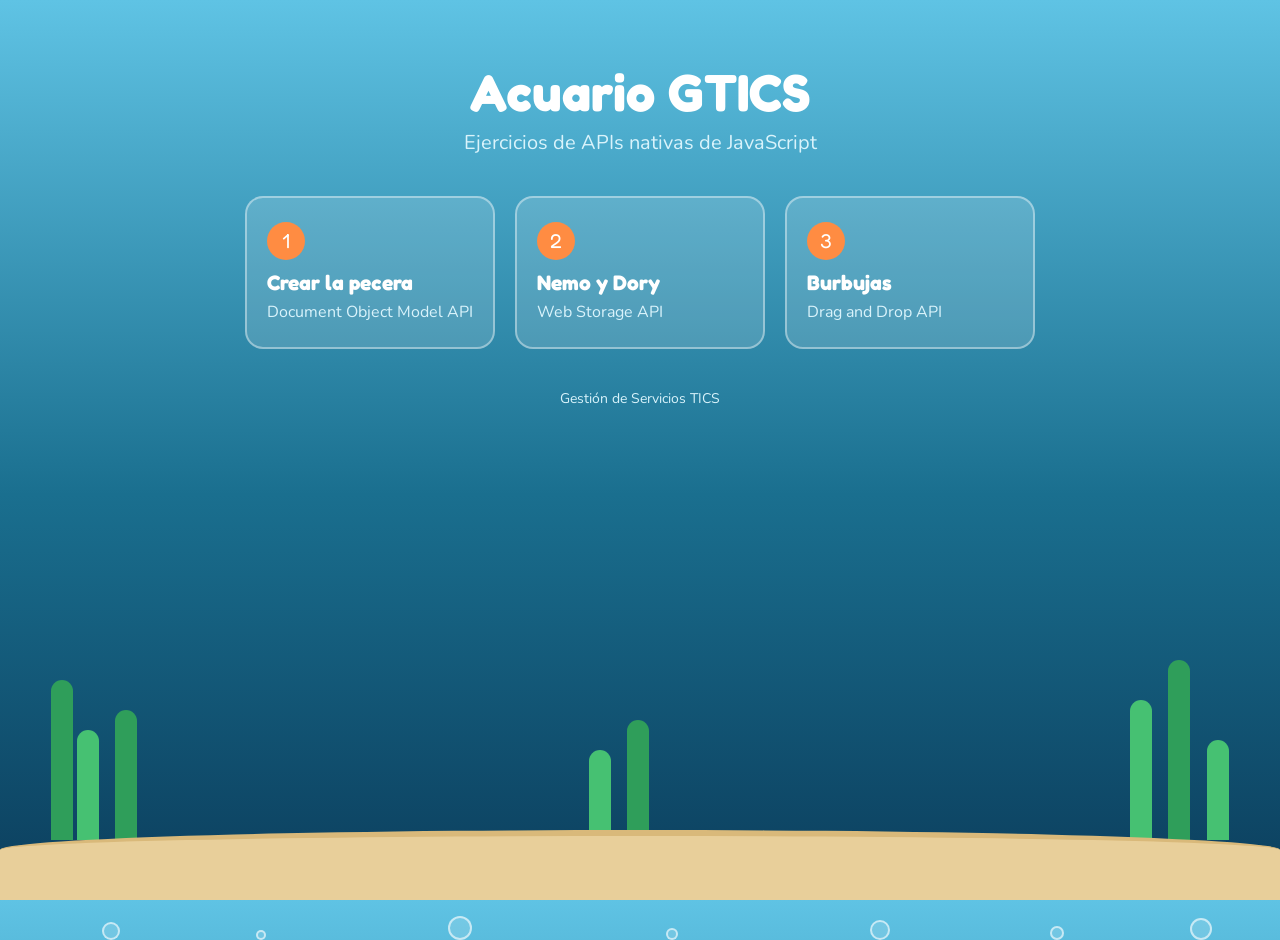
<file: src/main/resources/static/index.html>
<!DOCTYPE html>
<html lang="es">
<head>
    <meta charset="UTF-8">
    <title>Acuario GTICS</title>
    <link rel="preconnect" href="https://fonts.googleapis.com">
    <link href="https://fonts.googleapis.com/css2?family=Fredoka:wght@500;600&family=Nunito:wght@400;700&display=swap" rel="stylesheet">
    <link rel="stylesheet" href="css/estilos.css">
</head>
<body class="inicio">

<span class="burbuja-fondo" style="left: 8%; width: 18px; height: 18px; animation-duration: 9s;"></span>
<span class="burbuja-fondo" style="left: 20%; width: 10px; height: 10px; animation-duration: 7s; animation-delay: 2s;"></span>
<span class="burbuja-fondo" style="left: 35%; width: 24px; height: 24px; animation-duration: 11s; animation-delay: 4s;"></span>
<span class="burbuja-fondo" style="left: 52%; width: 12px; height: 12px; animation-duration: 8s; animation-delay: 1s;"></span>
<span class="burbuja-fondo" style="left: 68%; width: 20px; height: 20px; animation-duration: 10s; animation-delay: 3s;"></span>
<span class="burbuja-fondo" style="left: 82%; width: 14px; height: 14px; animation-duration: 7s; animation-delay: 5s;"></span>
<span class="burbuja-fondo" style="left: 93%; width: 22px; height: 22px; animation-duration: 12s; animation-delay: 2s;"></span>

<div class="contenido">
    <h1>Acuario GTICS</h1>
    <p class="subtitulo">Ejercicios de APIs nativas de JavaScript</p>

    <div class="tarjetas">
        <a class="tarjeta" href="pregunta1.html">
            <span class="numero">1</span>
            <h3>Crear la pecera</h3>
            <p>Document Object Model API</p>
        </a>
        <a class="tarjeta" href="pregunta2.html">
            <span class="numero">2</span>
            <h3>Nemo y Dory</h3>
            <p>Web Storage API</p>
        </a>
        <a class="tarjeta" href="pregunta3.html">
            <span class="numero">3</span>
            <h3>Burbujas</h3>
            <p>Drag and Drop API</p>
        </a>
    </div>

    <p class="pie">Gestión de Servicios TICS</p>
</div>

<div class="alga" style="left: 4%; height: 160px;"></div>
<div class="alga clara" style="left: 6%; height: 110px;"></div>
<div class="alga" style="left: 9%; height: 130px; animation-delay: 1s;"></div>
<div class="alga clara" style="left: 46%; height: 90px;"></div>
<div class="alga" style="left: 49%; height: 120px; animation-delay: 0.5s;"></div>
<div class="alga clara" style="right: 10%; height: 140px;"></div>
<div class="alga" style="right: 7%; height: 180px; animation-delay: 1.5s;"></div>
<div class="alga clara" style="right: 4%; height: 100px;"></div>
<div class="fondo-arena"></div>

</body>
</html>
</file>
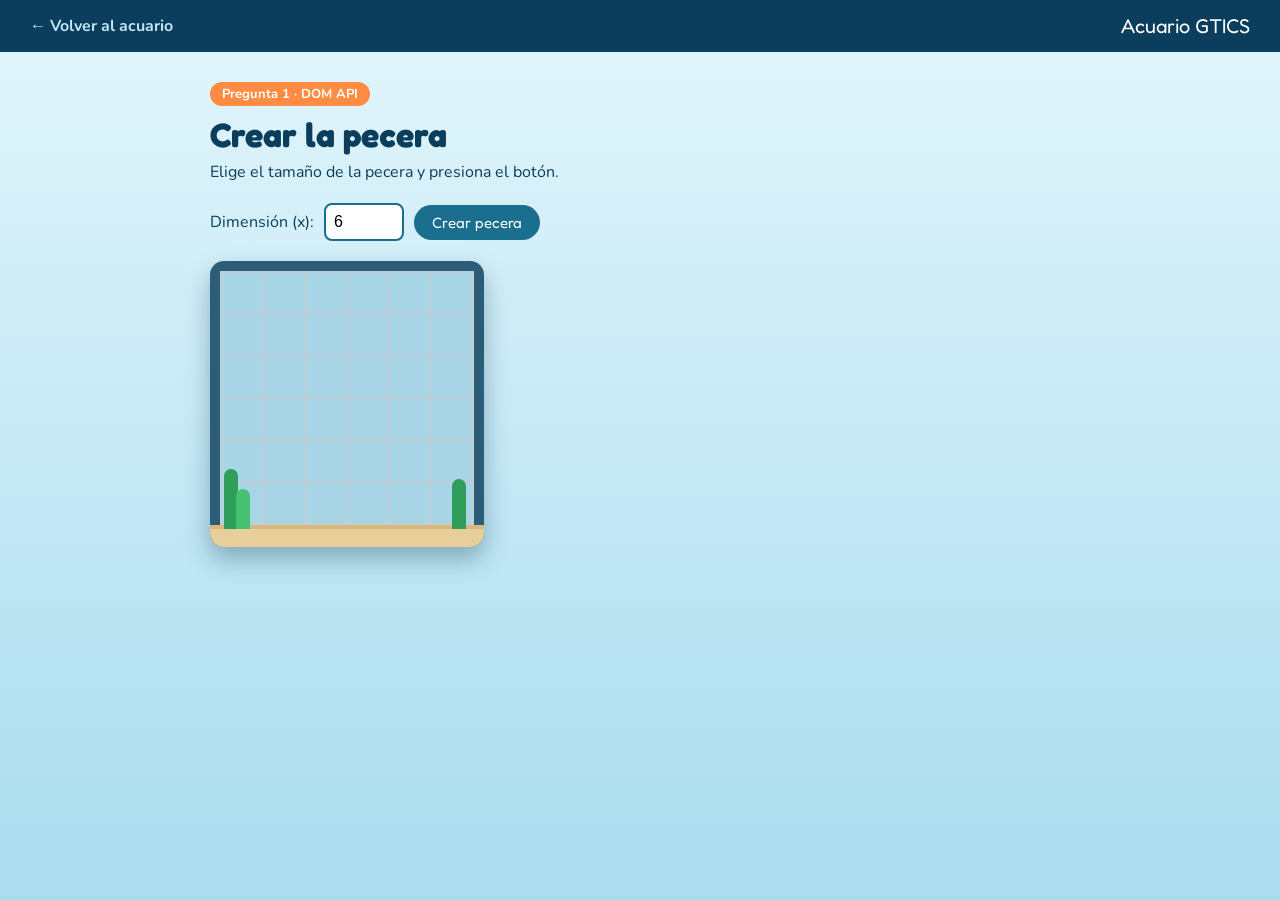
<file: src/main/resources/static/pregunta1.html>
<!DOCTYPE html>
<html lang="es">
<head>
    <meta charset="UTF-8">
    <title>Pregunta 1 - Crear la pecera</title>
    <link rel="preconnect" href="https://fonts.googleapis.com">
    <link href="https://fonts.googleapis.com/css2?family=Fredoka:wght@500;600&family=Nunito:wght@400;700&display=swap" rel="stylesheet">
    <link rel="stylesheet" href="css/estilos.css">
</head>
<body>

<div class="barra">
    <a href="index.html">&larr; Volver al acuario</a>
    <span class="marca">Acuario GTICS</span>
</div>

<div class="contenido">
    <span class="etiqueta">Pregunta 1 · DOM API</span>
    <h1>Crear la pecera</h1>
    <p class="indicacion">Elige el tamaño de la pecera y presiona el botón.</p>

    <div class="controles">
        <label for="dimension">Dimensión (x):</label>
        <input type="number" id="dimension" min="1" max="20" value="6">
        <button class="boton" onclick="crearPecera(document.getElementById('dimension').value)">Crear pecera</button>
    </div>

    <div class="acuario">
        <div class="alga" style="left: 14px; height: 60px;"></div>
        <div class="alga clara" style="left: 26px; height: 40px;"></div>
        <div class="alga" style="right: 18px; height: 50px;"></div>
        <div id="pecera"></div>
        <div class="arena"></div>
    </div>
</div>

<script src="js/pecera.js"></script>
<script>
    crearPecera(6);
</script>
</body>
</html>
</file>
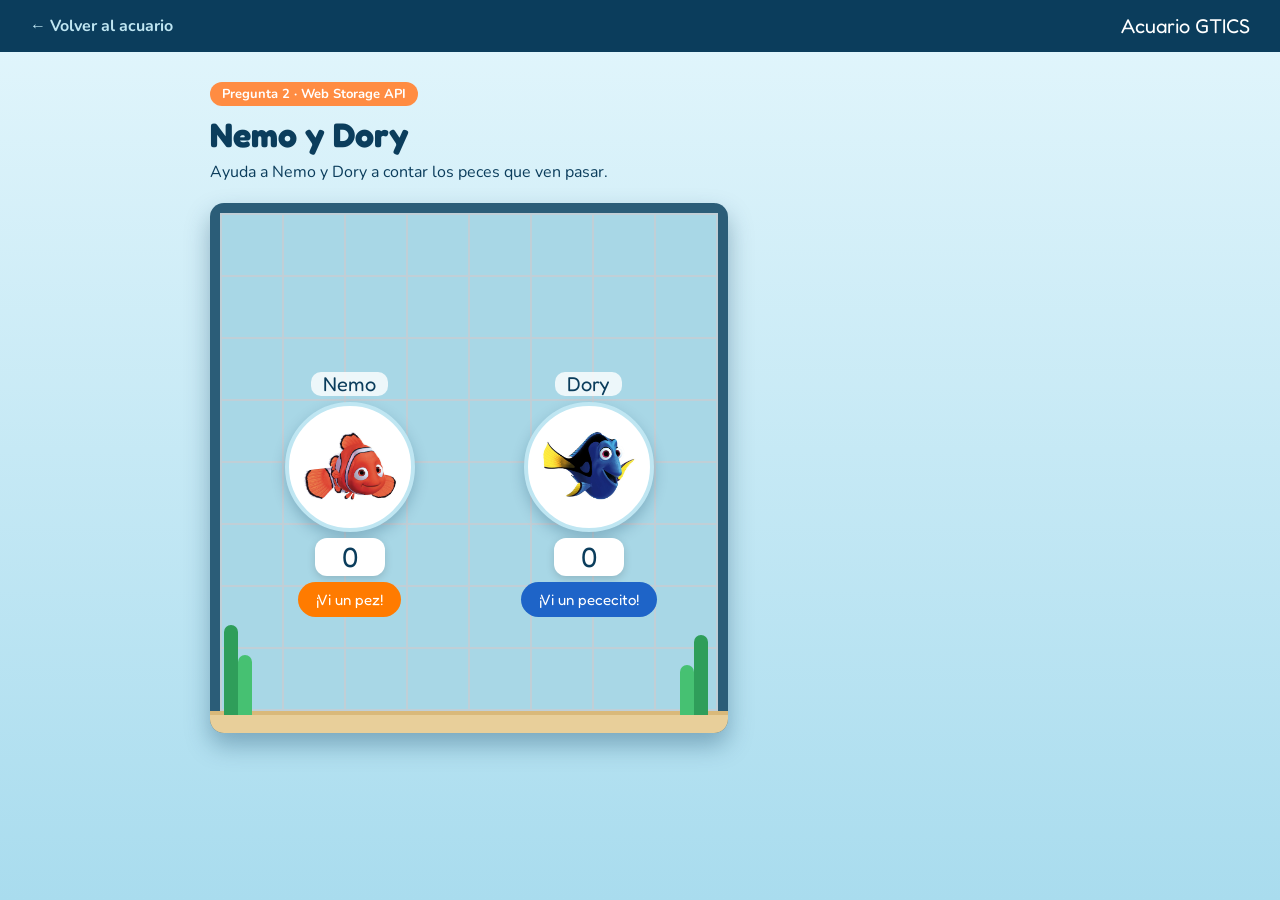
<file: src/main/resources/static/pregunta2.html>
<!DOCTYPE html>
<html lang="es">
<head>
    <meta charset="UTF-8">
    <title>Pregunta 2 - Nemo y Dory</title>
    <link rel="preconnect" href="https://fonts.googleapis.com">
    <link href="https://fonts.googleapis.com/css2?family=Fredoka:wght@500;600&family=Nunito:wght@400;700&display=swap" rel="stylesheet">
    <link rel="stylesheet" href="css/estilos.css">
</head>
<body>

<div class="barra">
    <a href="index.html">&larr; Volver al acuario</a>
    <span class="marca">Acuario GTICS</span>
</div>

<div class="contenido">
    <span class="etiqueta">Pregunta 2 · Web Storage API</span>
    <h1>Nemo y Dory</h1>
    <p class="indicacion">Ayuda a Nemo y Dory a contar los peces que ven pasar.</p>

    <div class="acuario acuario-grande">
        <div class="alga" style="left: 14px; height: 90px;"></div>
        <div class="alga clara" style="left: 28px; height: 60px;"></div>
        <div class="alga" style="right: 20px; height: 80px;"></div>
        <div class="alga clara" style="right: 34px; height: 50px;"></div>

        <div id="pecera"></div>
        <div class="arena"></div>

        <div class="zona" id="zonaNemo">
            <span class="nombre-pez">Nemo</span>
            <img class="pez" src="img/nemo.png" alt="Nemo" draggable="false">
            <span class="contador" id="contadorNemo">0</span>
            <button class="boton boton-nemo" onclick="sumarNemo()">¡Vi un pez!</button>
        </div>

        <div class="zona" id="zonaDory">
            <span class="nombre-pez">Dory</span>
            <img class="pez" src="img/dory.png" alt="Dory" draggable="false">
            <span class="contador" id="contadorDory">0</span>
            <button class="boton boton-dory" onclick="sumarDory()">¡Vi un pececito!</button>
        </div>
    </div>
</div>

<script src="js/pecera.js"></script>
<script src="js/memoria.js"></script>
<script>
    crearPecera(8);
    iniciarMemoria();
</script>
</body>
</html>
</file>
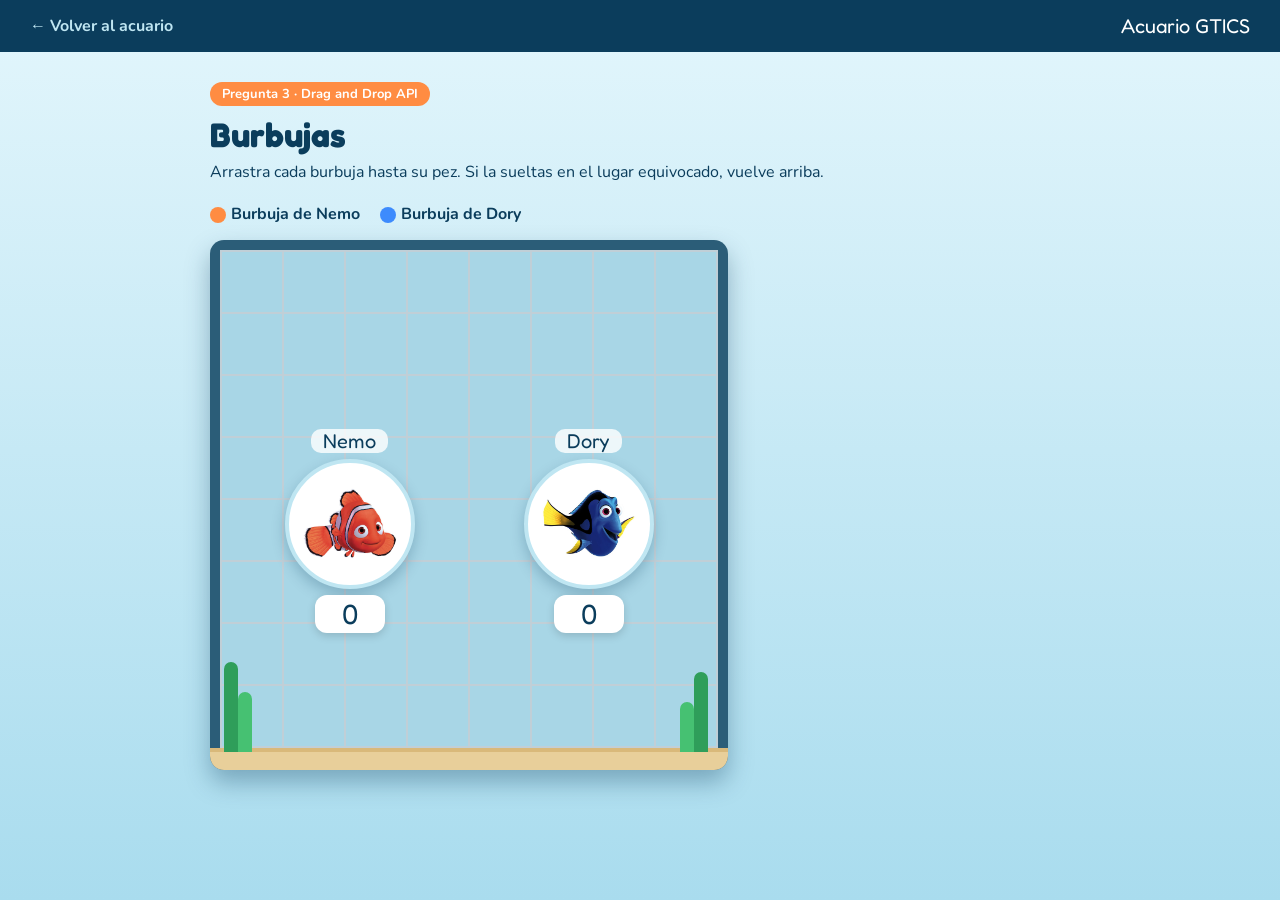
<file: src/main/resources/static/pregunta3.html>
<!DOCTYPE html>
<html lang="es">
<head>
    <meta charset="UTF-8">
    <title>Pregunta 3 - Burbujas</title>
    <link rel="preconnect" href="https://fonts.googleapis.com">
    <link href="https://fonts.googleapis.com/css2?family=Fredoka:wght@500;600&family=Nunito:wght@400;700&display=swap" rel="stylesheet">
    <link rel="stylesheet" href="css/estilos.css">
</head>
<body>

<div class="barra">
    <a href="index.html">&larr; Volver al acuario</a>
    <span class="marca">Acuario GTICS</span>
</div>

<div class="contenido">
    <span class="etiqueta">Pregunta 3 · Drag and Drop API</span>
    <h1>Burbujas</h1>
    <p class="indicacion">Arrastra cada burbuja hasta su pez. Si la sueltas en el lugar equivocado, vuelve arriba.</p>

    <div class="leyenda">
        <span><span class="punto" style="background: #ff8c42;"></span>Burbuja de Nemo</span>
        <span><span class="punto" style="background: #3d8bfd;"></span>Burbuja de Dory</span>
    </div>

    <div class="acuario acuario-grande">
        <div class="alga" style="left: 14px; height: 90px;"></div>
        <div class="alga clara" style="left: 28px; height: 60px;"></div>
        <div class="alga" style="right: 20px; height: 80px;"></div>
        <div class="alga clara" style="right: 34px; height: 50px;"></div>

        <div id="pecera"></div>
        <div class="arena"></div>

        <div id="superficie"></div>

        <div class="zona" id="zonaNemo">
            <span class="nombre-pez">Nemo</span>
            <img class="pez" src="img/nemo.png" alt="Nemo" draggable="false">
            <span class="contador" id="contadorNemo">0</span>
        </div>

        <div class="zona" id="zonaDory">
            <span class="nombre-pez">Dory</span>
            <img class="pez" src="img/dory.png" alt="Dory" draggable="false">
            <span class="contador" id="contadorDory">0</span>
        </div>
    </div>
</div>

<script src="js/pecera.js"></script>
<script src="js/burbujas.js"></script>
<script>
    crearPecera(8);
    iniciarBurbujas();
</script>
</body>
</html>
</file>
<file: src/main/resources/static/css/estilos.css>
* {
    box-sizing: border-box;
}

body {
    margin: 0;
    min-height: 100vh;
    font-family: "Nunito", Arial, sans-serif;
    color: #0b3d5c;
    background: linear-gradient(#e3f6fc, #a9dcee);
    background-attachment: fixed;
}

h1, h2, h3, .marca, .boton, .contador, .nombre-pez {
    font-family: "Fredoka", Arial, sans-serif;
}

.barra {
    display: flex;
    align-items: center;
    justify-content: space-between;
    padding: 14px 30px;
    background: #0b3d5c;
    color: white;
}

.barra a {
    color: #bfe6f2;
    text-decoration: none;
    font-weight: bold;
}

.barra a:hover {
    color: white;
}

.marca {
    font-size: 20px;
}

.contenido {
    max-width: 900px;
    margin: 0 auto;
    padding: 30px 20px 60px;
}

.contenido h1 {
    margin: 0 0 6px;
    font-size: 34px;
}

.etiqueta {
    display: inline-block;
    background: #ff8c42;
    color: white;
    font-weight: bold;
    font-size: 13px;
    padding: 3px 12px;
    border-radius: 20px;
    margin-bottom: 8px;
}

.indicacion {
    font-size: 16px;
    margin: 0 0 20px;
}

.controles {
    margin-bottom: 20px;
    display: flex;
    gap: 10px;
    align-items: center;
}

.controles input {
    width: 80px;
    padding: 8px;
    border: 2px solid #1a6f8f;
    border-radius: 8px;
    font-size: 16px;
}

.boton {
    border: none;
    border-radius: 20px;
    padding: 8px 18px;
    font-size: 15px;
    color: white;
    background: #1a6f8f;
    cursor: pointer;
}

.boton:hover {
    filter: brightness(1.1);
}

.boton-nemo {
    background: #ff7b00;
}

.boton-dory {
    background: #1e64c8;
}

.acuario {
    position: relative;
    display: inline-block;
    padding: 10px 10px 0;
    background: #2b5d78;
    border-radius: 14px;
    box-shadow: 0 12px 25px rgba(11, 61, 92, 0.35);
    overflow: hidden;
}

#tablero {
    border-collapse: separate;
    border-spacing: 2px;
    background: rgba(255, 255, 255, 0.7);
}

#tablero td {
    width: 40px;
    height: 40px;
    background-color: hsl(195, 55%, 78%);
}

.acuario-grande #tablero td {
    width: 60px;
    height: 60px;
}

.arena {
    height: 22px;
    margin: 0 -10px;
    background: #e8cf9a;
    border-top: 4px solid #d9b97a;
}

.alga {
    position: absolute;
    bottom: 18px;
    width: 14px;
    background: #2f9e5a;
    border-radius: 14px 14px 0 0;
    transform-origin: bottom;
    animation: mecerse 3s ease-in-out infinite alternate;
    pointer-events: none;
}

.alga.clara {
    background: #46c172;
    animation-duration: 4s;
}

@keyframes mecerse {
    from { transform: rotate(-6deg); }
    to { transform: rotate(6deg); }
}

.zona {
    position: absolute;
    top: 74px;
    bottom: 22px;
    width: 50%;
    display: flex;
    flex-direction: column;
    align-items: center;
    justify-content: center;
    gap: 6px;
}

#zonaNemo {
    left: 10px;
}

#zonaDory {
    right: 10px;
}

.nombre-pez {
    font-size: 20px;
    background: rgba(255, 255, 255, 0.8);
    padding: 0 12px;
    border-radius: 10px;
}

.pez {
    width: 130px;
    height: 130px;
    padding: 12px;
    object-fit: contain;
    background: white;
    border-radius: 50%;
    border: 4px solid #bfe6f2;
    box-shadow: 0 6px 14px rgba(11, 61, 92, 0.25);
    animation: nadar 3s ease-in-out infinite;
}

#zonaDory .pez {
    animation-delay: 1.5s;
}

@keyframes nadar {
    0%, 100% { transform: translateY(0); }
    50% { transform: translateY(-8px); }
}

.contador {
    min-width: 70px;
    text-align: center;
    font-size: 28px;
    background: white;
    border-radius: 12px;
    padding: 2px 14px;
    box-shadow: 0 3px 8px rgba(0, 0, 0, 0.15);
}

#superficie {
    position: absolute;
    top: 10px;
    left: 10px;
    right: 10px;
    height: 62px;
}

.burbuja {
    position: absolute;
    top: 10px;
    width: 40px;
    height: 40px;
    border-radius: 50%;
    cursor: grab;
    box-shadow: inset -5px -5px 10px rgba(0, 0, 0, 0.2), inset 5px 5px 10px rgba(255, 255, 255, 0.8);
    animation: aparecer 0.6s ease-out, flotar 2s ease-in-out 0.6s infinite;
}

@keyframes aparecer {
    from { transform: translateY(-30px); opacity: 0; }
    to { transform: translateY(0); opacity: 1; }
}

.burbuja.naranja {
    background: #ff8c42;
}

.burbuja.azul {
    background: #3d8bfd;
}

@keyframes flotar {
    0%, 100% { transform: translateY(0); }
    50% { transform: translateY(-6px); }
}

.leyenda {
    display: flex;
    gap: 20px;
    margin-bottom: 15px;
    font-weight: bold;
}

.punto {
    display: inline-block;
    width: 16px;
    height: 16px;
    border-radius: 50%;
    vertical-align: middle;
    margin-right: 5px;
}

.inicio {
    min-height: 100vh;
    background: linear-gradient(#5fc3e4, #1a6f8f 55%, #0b3d5c);
    color: white;
    overflow: hidden;
    position: relative;
}

.inicio .contenido {
    position: relative;
    z-index: 2;
    text-align: center;
    padding-top: 60px;
}

.inicio h1 {
    font-size: 52px;
    margin-bottom: 0;
}

.inicio .subtitulo {
    font-size: 20px;
    margin: 6px 0 40px;
    color: #d9f3fb;
}

.tarjetas {
    display: flex;
    gap: 20px;
    justify-content: center;
    flex-wrap: wrap;
}

.tarjeta {
    width: 250px;
    padding: 24px 20px;
    border-radius: 18px;
    background: rgba(255, 255, 255, 0.15);
    border: 2px solid rgba(255, 255, 255, 0.4);
    color: white;
    text-decoration: none;
    text-align: left;
    transition: transform 0.2s, background 0.2s;
}

.tarjeta:hover {
    transform: translateY(-6px);
    background: rgba(255, 255, 255, 0.25);
}

.tarjeta .numero {
    display: inline-block;
    width: 38px;
    height: 38px;
    line-height: 38px;
    text-align: center;
    border-radius: 50%;
    background: #ff8c42;
    font-family: "Fredoka", Arial, sans-serif;
    font-size: 20px;
    margin-bottom: 10px;
}

.tarjeta h3 {
    margin: 0 0 6px;
    font-size: 21px;
}

.tarjeta p {
    margin: 0;
    color: #d9f3fb;
}

.fondo-arena {
    position: absolute;
    bottom: 0;
    left: 0;
    right: 0;
    height: 70px;
    background: #e8cf9a;
    border-top: 6px solid #d9b97a;
    border-radius: 50% 50% 0 0 / 20px 20px 0 0;
    z-index: 1;
}

.inicio .alga {
    bottom: 60px;
    z-index: 1;
    width: 22px;
}

.burbuja-fondo {
    position: absolute;
    bottom: -40px;
    border-radius: 50%;
    border: 2px solid rgba(255, 255, 255, 0.6);
    background: rgba(255, 255, 255, 0.15);
    animation: subir linear infinite;
}

@keyframes subir {
    from { transform: translateY(0); opacity: 1; }
    to { transform: translateY(-110vh); opacity: 0; }
}

.pie {
    margin-top: 40px;
    color: #d9f3fb;
    font-size: 14px;
}
</file>
